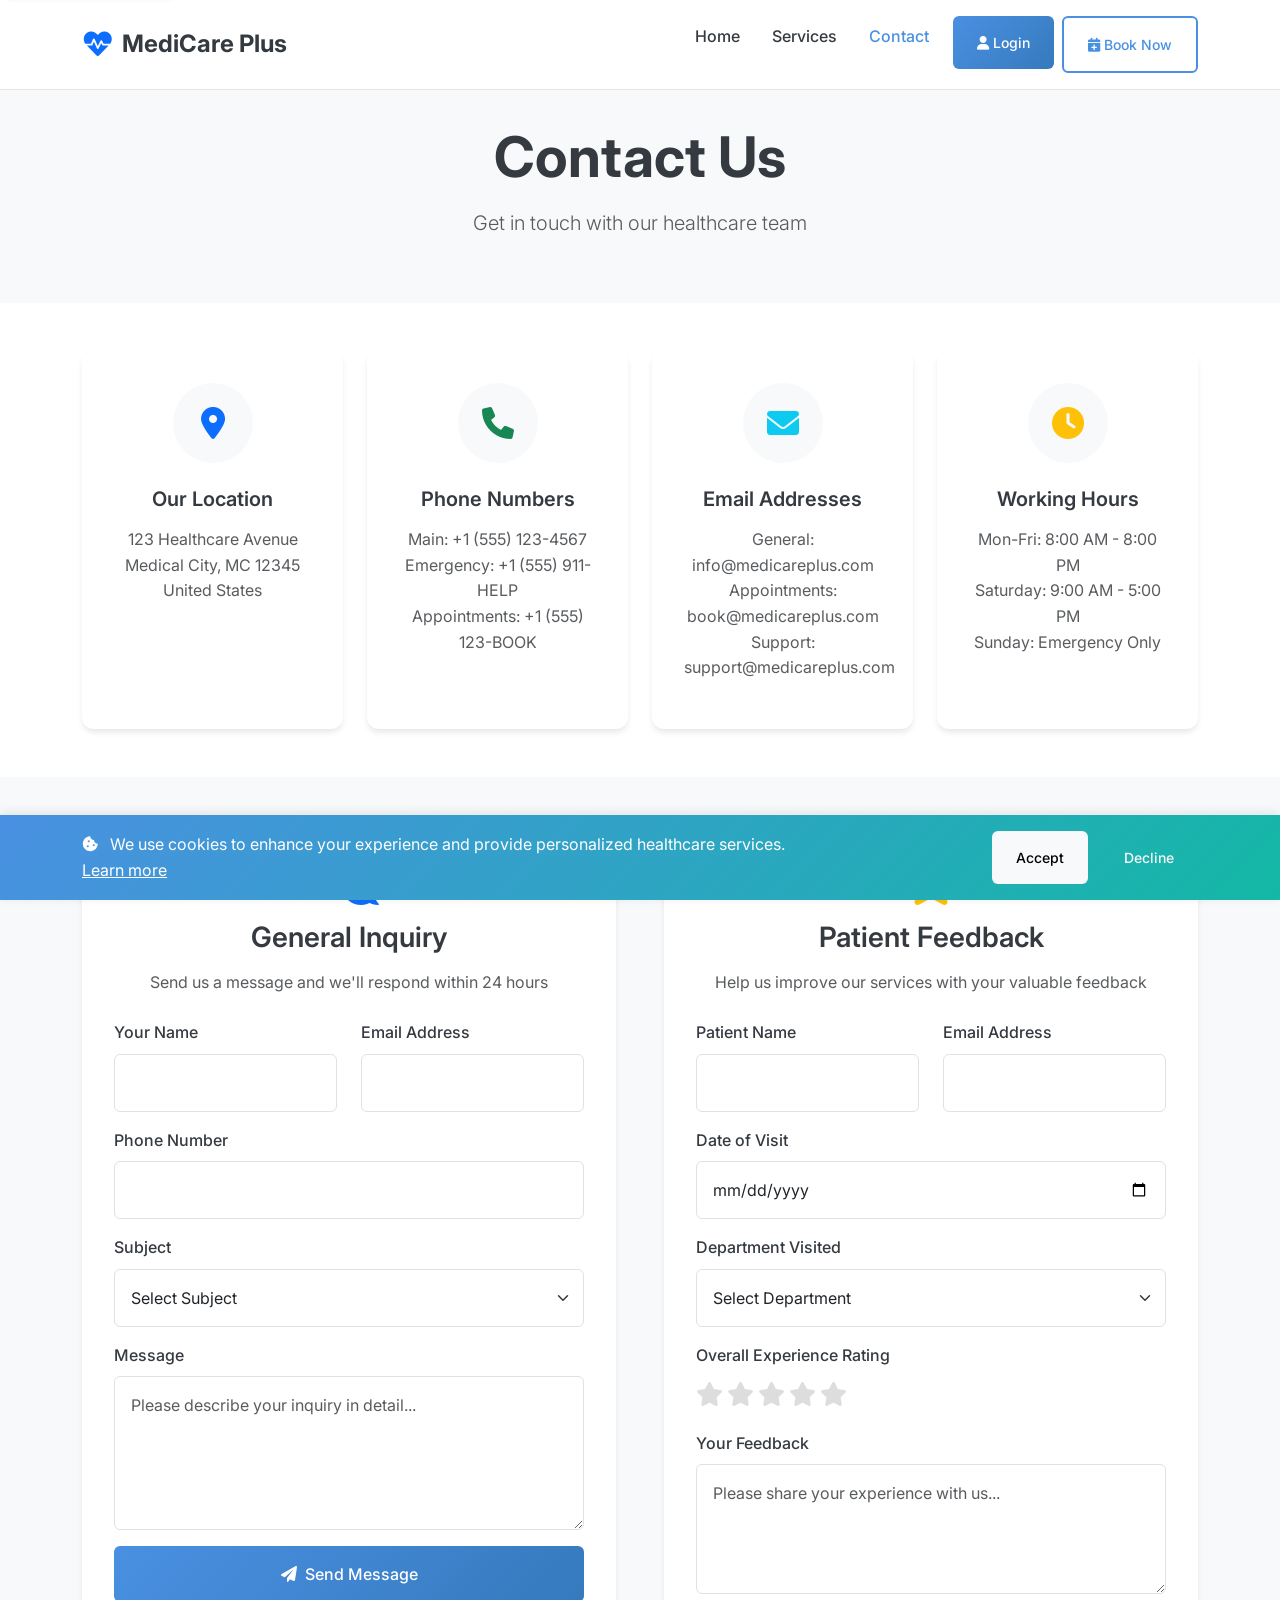
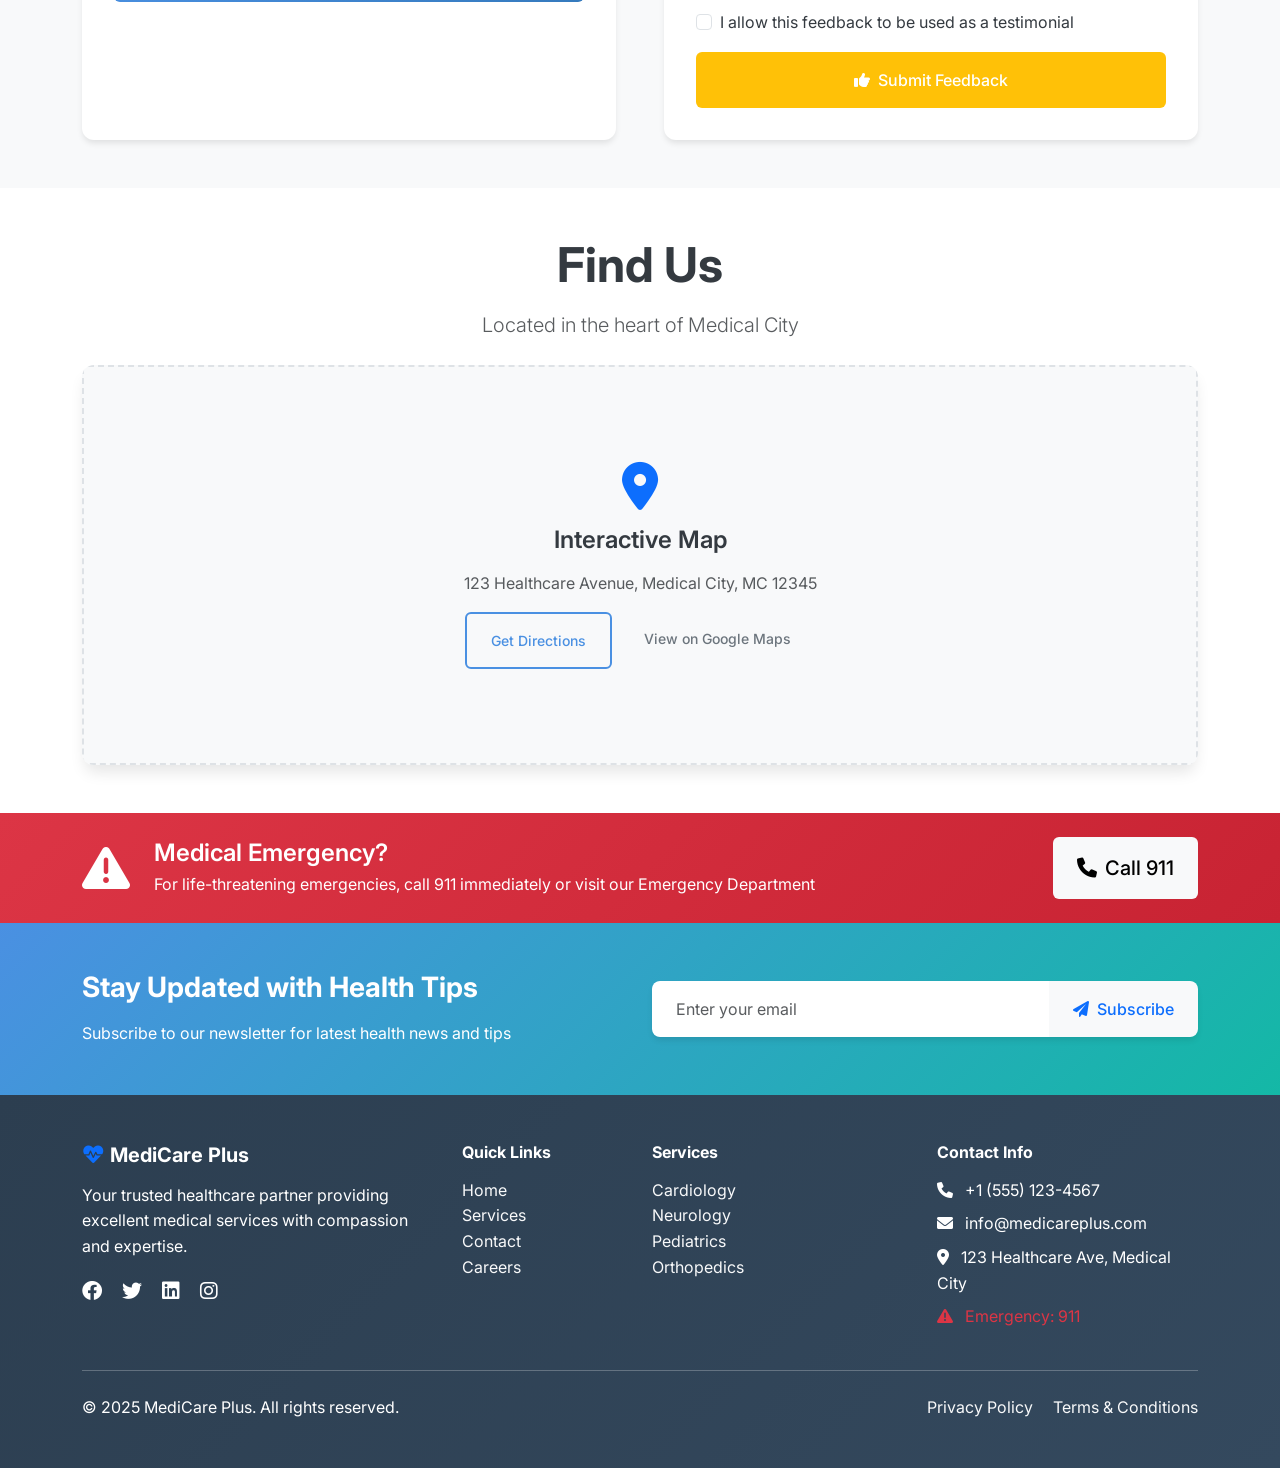
<file: contact.html>
<!DOCTYPE html>
<html lang="en">
<head>
    <meta charset="UTF-8">
    <meta name="viewport" content="width=device-width, initial-scale=1.0">
    <title>Contact Us - MediCare Plus</title>
    <link href="https://cdn.jsdelivr.net/npm/bootstrap@5.3.0/dist/css/bootstrap.min.css" rel="stylesheet">
    <link href="https://cdnjs.cloudflare.com/ajax/libs/font-awesome/6.0.0/css/all.min.css" rel="stylesheet">
    <link href="https://fonts.googleapis.com/css2?family=Inter:wght@300;400;500;600;700&display=swap" rel="stylesheet">
    <link href="styles.css" rel="stylesheet">
</head>
<body>
    <!-- Navigation -->
    <nav class="navbar navbar-expand-lg navbar-light fixed-top">
        <div class="container">
            <a class="navbar-brand" href="index.html">
                <i class="fas fa-heartbeat text-primary"></i>
                <span class="fw-bold">MediCare Plus</span>
            </a>
            <button class="navbar-toggler" type="button" data-bs-toggle="collapse" data-bs-target="#navbarNav">
                <span class="navbar-toggler-icon"></span>
            </button>
            <div class="collapse navbar-collapse" id="navbarNav">
                <ul class="navbar-nav ms-auto">
                    <li class="nav-item">
                        <a class="nav-link" href="index.html">Home</a>
                    </li>
                    <li class="nav-item">
                        <a class="nav-link" href="services.html">Services</a>
                    </li>
                    <li class="nav-item">
                        <a class="nav-link active" href="contact.html">Contact</a>
                    </li>
                    <li class="nav-item">
                        <button class="btn btn-primary btn-sm ms-2" data-bs-toggle="modal" data-bs-target="#loginModal">
                            <i class="fas fa-user"></i> Login
                        </button>
                    </li>
                    <li class="nav-item">
                        <button class="btn btn-outline-primary btn-sm ms-2" data-bs-toggle="modal" data-bs-target="#appointmentModal">
                            <i class="fas fa-calendar-plus"></i> Book Now
                        </button>
                    </li>
                </ul>
            </div>
        </div>
    </nav>

    <!-- Page Header -->
    <section class="page-header py-5 bg-light">
        <div class="container">
            <div class="row">
                <div class="col-12 text-center">
                    <h1 class="display-4 fw-bold">Contact Us</h1>
                    <p class="lead text-muted">Get in touch with our healthcare team</p>
                </div>
            </div>
        </div>
    </section>

    <!-- Contact Information -->
    <section class="contact-info py-5">
        <div class="container">
            <div class="row g-4">
                <div class="col-lg-3 col-md-6">
                    <div class="contact-card text-center">
                        <div class="contact-icon">
                            <i class="fas fa-map-marker-alt text-primary"></i>
                        </div>
                        <h5>Our Location</h5>
                        <p class="text-muted">123 Healthcare Avenue<br>Medical City, MC 12345<br>United States</p>
                    </div>
                </div>
                <div class="col-lg-3 col-md-6">
                    <div class="contact-card text-center">
                        <div class="contact-icon">
                            <i class="fas fa-phone text-success"></i>
                        </div>
                        <h5>Phone Numbers</h5>
                        <p class="text-muted">Main: +1 (555) 123-4567<br>Emergency: +1 (555) 911-HELP<br>Appointments: +1 (555) 123-BOOK</p>
                    </div>
                </div>
                <div class="col-lg-3 col-md-6">
                    <div class="contact-card text-center">
                        <div class="contact-icon">
                            <i class="fas fa-envelope text-info"></i>
                        </div>
                        <h5>Email Addresses</h5>
                        <p class="text-muted">General: info@medicareplus.com<br>Appointments: book@medicareplus.com<br>Support: support@medicareplus.com</p>
                    </div>
                </div>
                <div class="col-lg-3 col-md-6">
                    <div class="contact-card text-center">
                        <div class="contact-icon">
                            <i class="fas fa-clock text-warning"></i>
                        </div>
                        <h5>Working Hours</h5>
                        <p class="text-muted">Mon-Fri: 8:00 AM - 8:00 PM<br>Saturday: 9:00 AM - 5:00 PM<br>Sunday: Emergency Only</p>
                    </div>
                </div>
            </div>
        </div>
    </section>

    <!-- Contact Forms Section -->
    <section class="contact-forms py-5 bg-light">
        <div class="container">
            <div class="row g-5">
                <!-- General Contact Form -->
                <div class="col-lg-6">
                    <div class="contact-form-container">
                        <div class="form-header text-center mb-4">
                            <i class="fas fa-comments fa-3x text-primary mb-3"></i>
                            <h3>General Inquiry</h3>
                            <p class="text-muted">Send us a message and we'll respond within 24 hours</p>
                        </div>
                        <form id="contactForm" class="contact-form">
                            <div class="row">
                                <div class="col-md-6 mb-3">
                                    <label for="contactName" class="form-label">Your Name</label>
                                    <input type="text" class="form-control" id="contactName" required>
                                </div>
                                <div class="col-md-6 mb-3">
                                    <label for="contactEmail" class="form-label">Email Address</label>
                                    <input type="email" class="form-control" id="contactEmail" required>
                                </div>
                            </div>
                            <div class="mb-3">
                                <label for="contactPhone" class="form-label">Phone Number</label>
                                <input type="tel" class="form-control" id="contactPhone">
                            </div>
                            <div class="mb-3">
                                <label for="contactSubject" class="form-label">Subject</label>
                                <select class="form-select" id="contactSubject" required>
                                    <option value="">Select Subject</option>
                                    <option value="general">General Information</option>
                                    <option value="appointment">Appointment Request</option>
                                    <option value="billing">Billing Inquiry</option>
                                    <option value="insurance">Insurance Questions</option>
                                    <option value="feedback">Feedback/Complaint</option>
                                    <option value="other">Other</option>
                                </select>
                            </div>
                            <div class="mb-3">
                                <label for="contactMessage" class="form-label">Message</label>
                                <textarea class="form-control" id="contactMessage" rows="5" placeholder="Please describe your inquiry in detail..." required></textarea>
                            </div>
                            <button type="submit" class="btn btn-primary w-100">
                                <i class="fas fa-paper-plane me-2"></i>Send Message
                            </button>
                        </form>
                    </div>
                </div>

                <!-- Feedback Form -->
                <div class="col-lg-6">
                    <div class="contact-form-container">
                        <div class="form-header text-center mb-4">
                            <i class="fas fa-star fa-3x text-warning mb-3"></i>
                            <h3>Patient Feedback</h3>
                            <p class="text-muted">Help us improve our services with your valuable feedback</p>
                        </div>
                        <form id="feedbackForm" class="contact-form">
                            <div class="row">
                                <div class="col-md-6 mb-3">
                                    <label for="feedbackName" class="form-label">Patient Name</label>
                                    <input type="text" class="form-control" id="feedbackName" required>
                                </div>
                                <div class="col-md-6 mb-3">
                                    <label for="feedbackEmail" class="form-label">Email Address</label>
                                    <input type="email" class="form-control" id="feedbackEmail" required>
                                </div>
                            </div>
                            <div class="mb-3">
                                <label for="visitDate" class="form-label">Date of Visit</label>
                                <input type="date" class="form-control" id="visitDate" required>
                            </div>
                            <div class="mb-3">
                                <label for="department" class="form-label">Department Visited</label>
                                <select class="form-select" id="department" required>
                                    <option value="">Select Department</option>
                                    <option value="cardiology">Cardiology</option>
                                    <option value="neurology">Neurology</option>
                                    <option value="pediatrics">Pediatrics</option>
                                    <option value="orthopedics">Orthopedics</option>
                                    <option value="ophthalmology">Ophthalmology</option>
                                    <option value="general">General Medicine</option>
                                    <option value="emergency">Emergency</option>
                                </select>
                            </div>
                            <div class="mb-3">
                                <label class="form-label">Overall Experience Rating</label>
                                <div class="rating-stars">
                                    <input type="radio" id="star5" name="rating" value="5">
                                    <label for="star5"><i class="fas fa-star"></i></label>
                                    <input type="radio" id="star4" name="rating" value="4">
                                    <label for="star4"><i class="fas fa-star"></i></label>
                                    <input type="radio" id="star3" name="rating" value="3">
                                    <label for="star3"><i class="fas fa-star"></i></label>
                                    <input type="radio" id="star2" name="rating" value="2">
                                    <label for="star2"><i class="fas fa-star"></i></label>
                                    <input type="radio" id="star1" name="rating" value="1">
                                    <label for="star1"><i class="fas fa-star"></i></label>
                                </div>
                            </div>
                            <div class="mb-3">
                                <label for="feedbackMessage" class="form-label">Your Feedback</label>
                                <textarea class="form-control" id="feedbackMessage" rows="4" placeholder="Please share your experience with us..." required></textarea>
                            </div>
                            <div class="mb-3 form-check">
                                <input type="checkbox" class="form-check-input" id="allowTestimonial">
                                <label class="form-check-label" for="allowTestimonial">
                                    I allow this feedback to be used as a testimonial
                                </label>
                            </div>
                            <button type="submit" class="btn btn-warning text-white w-100">
                                <i class="fas fa-thumbs-up me-2"></i>Submit Feedback
                            </button>
                        </form>
                    </div>
                </div>
            </div>
        </div>
    </section>

    <!-- Map and Location -->
    <section class="map-section py-5">
        <div class="container">
            <div class="row">
                <div class="col-12">
                    <div class="text-center mb-4">
                        <h2 class="display-5 fw-bold">Find Us</h2>
                        <p class="lead text-muted">Located in the heart of Medical City</p>
                    </div>
                    <div class="map-container">
                        <div class="map-placeholder bg-light rounded d-flex align-items-center justify-content-center" style="height: 400px;">
                            <div class="text-center">
                                <i class="fas fa-map-marker-alt fa-3x text-primary mb-3"></i>
                                <h4>Interactive Map</h4>
                                <p class="text-muted">123 Healthcare Avenue, Medical City, MC 12345</p>
                                <div class="d-flex gap-2 justify-content-center">
                                    <a href="#" class="btn btn-outline-primary btn-sm">Get Directions</a>
                                    <a href="#" class="btn btn-outline-secondary btn-sm">View on Google Maps</a>
                                </div>
                            </div>
                        </div>
                    </div>
                </div>
            </div>
        </div>
    </section>

    <!-- Emergency Contact Banner -->
    <section class="emergency-banner py-4 bg-danger text-white">
        <div class="container">
            <div class="row align-items-center">
                <div class="col-md-8">
                    <div class="d-flex align-items-center">
                        <i class="fas fa-exclamation-triangle fa-3x me-4"></i>
                        <div>
                            <h4 class="mb-1">Medical Emergency?</h4>
                            <p class="mb-0">For life-threatening emergencies, call 911 immediately or visit our Emergency Department</p>
                        </div>
                    </div>
                </div>
                <div class="col-md-4 text-md-end">
                    <a href="tel:911" class="btn btn-light btn-lg">
                        <i class="fas fa-phone me-2"></i>Call 911
                    </a>
                </div>
            </div>
        </div>
    </section>

    <!-- Newsletter Section -->
    <section class="newsletter-section py-5 bg-primary text-white">
        <div class="container">
            <div class="row align-items-center">
                <div class="col-lg-6">
                    <h3 class="fw-bold">Stay Updated with Health Tips</h3>
                    <p class="mb-0">Subscribe to our newsletter for latest health news and tips</p>
                </div>
                <div class="col-lg-6">
                    <form id="newsletterForm" class="newsletter-form">
                        <div class="input-group">
                            <input type="email" class="form-control" placeholder="Enter your email" required>
                            <button type="submit" class="btn btn-light text-primary">
                                <i class="fas fa-paper-plane me-2"></i>Subscribe
                            </button>
                        </div>
                    </form>
                </div>
            </div>
        </div>
    </section>

    <!-- Footer -->
    <footer class="footer py-5 bg-dark text-white">
        <div class="container">
            <div class="row g-4">
                <div class="col-lg-4">
                    <div class="footer-brand">
                        <h5 class="fw-bold mb-3">
                            <i class="fas fa-heartbeat text-primary"></i> MediCare Plus
                        </h5>
                        <p>Your trusted healthcare partner providing excellent medical services with compassion and expertise.</p>
                        <div class="social-links">
                            <a href="#" class="text-white me-3"><i class="fab fa-facebook"></i></a>
                            <a href="#" class="text-white me-3"><i class="fab fa-twitter"></i></a>
                            <a href="#" class="text-white me-3"><i class="fab fa-linkedin"></i></a>
                            <a href="#" class="text-white"><i class="fab fa-instagram"></i></a>
                        </div>
                    </div>
                </div>
                <div class="col-lg-2">
                    <h6 class="fw-bold mb-3">Quick Links</h6>
                    <ul class="list-unstyled">
                        <li><a href="index.html" class="text-light">Home</a></li>
                        <li><a href="services.html" class="text-light">Services</a></li>
                        <li><a href="contact.html" class="text-light">Contact</a></li>
                        <li><a href="#" class="text-light">Careers</a></li>
                    </ul>
                </div>
                <div class="col-lg-3">
                    <h6 class="fw-bold mb-3">Services</h6>
                    <ul class="list-unstyled">
                        <li><a href="services.html" class="text-light">Cardiology</a></li>
                        <li><a href="services.html" class="text-light">Neurology</a></li>
                        <li><a href="services.html" class="text-light">Pediatrics</a></li>
                        <li><a href="services.html" class="text-light">Orthopedics</a></li>
                    </ul>
                </div>
                <div class="col-lg-3">
                    <h6 class="fw-bold mb-3">Contact Info</h6>
                    <ul class="list-unstyled">
                        <li class="mb-2"><i class="fas fa-phone me-2"></i> +1 (555) 123-4567</li>
                        <li class="mb-2"><i class="fas fa-envelope me-2"></i> info@medicareplus.com</li>
                        <li class="mb-2"><i class="fas fa-map-marker-alt me-2"></i> 123 Healthcare Ave, Medical City</li>
                        <li class="text-danger"><i class="fas fa-exclamation-triangle me-2"></i> Emergency: 911</li>
                    </ul>
                </div>
            </div>
            <hr class="my-4">
            <div class="row">
                <div class="col-md-6">
                    <p class="mb-0">&copy; 2025 MediCare Plus. All rights reserved.</p>
                </div>
                <div class="col-md-6 text-md-end">
                    <a href="#" class="text-light me-3">Privacy Policy</a>
                    <a href="#" class="text-light">Terms & Conditions</a>
                </div>
            </div>
        </div>
    </footer>

    <!-- Login Modal -->
    <div class="modal fade" id="loginModal" tabindex="-1">
        <div class="modal-dialog modal-dialog-centered">
            <div class="modal-content">
                <div class="modal-header border-0">
                    <h5 class="modal-title">Patient Login</h5>
                    <button type="button" class="btn-close" data-bs-dismiss="modal"></button>
                </div>
                <div class="modal-body">
                    <form id="loginForm">
                        <div class="mb-3">
                            <label for="email" class="form-label">Email</label>
                            <input type="email" class="form-control" id="email" required>
                        </div>
                        <div class="mb-3">
                            <label for="password" class="form-label">Password</label>
                            <input type="password" class="form-control" id="password" required>
                        </div>
                        <div class="mb-3 form-check">
                            <input type="checkbox" class="form-check-input" id="rememberMe">
                            <label class="form-check-label" for="rememberMe">Remember me</label>
                        </div>
                        <button type="submit" class="btn btn-primary w-100">Login</button>
                    </form>
                    <hr>
                    <div class="text-center">
                        <p>Don't have an account? <a href="#" data-bs-toggle="modal" data-bs-target="#registerModal" data-bs-dismiss="modal">Register here</a></p>
                        <a href="#" class="text-muted">Forgot Password?</a>
                    </div>
                </div>
            </div>
        </div>
    </div>

    <!-- Register Modal -->
    <div class="modal fade" id="registerModal" tabindex="-1">
        <div class="modal-dialog modal-dialog-centered">
            <div class="modal-content">
                <div class="modal-header border-0">
                    <h5 class="modal-title">Patient Registration</h5>
                    <button type="button" class="btn-close" data-bs-dismiss="modal"></button>
                </div>
                <div class="modal-body">
                    <form id="registerForm">
                        <div class="row">
                            <div class="col-md-6 mb-3">
                                <label for="firstName" class="form-label">First Name</label>
                                <input type="text" class="form-control" id="firstName" required>
                            </div>
                            <div class="col-md-6 mb-3">
                                <label for="lastName" class="form-label">Last Name</label>
                                <input type="text" class="form-control" id="lastName" required>
                            </div>
                        </div>
                        <div class="mb-3">
                            <label for="regEmail" class="form-label">Email</label>
                            <input type="email" class="form-control" id="regEmail" required>
                        </div>
                        <div class="mb-3">
                            <label for="phone" class="form-label">Phone Number</label>
                            <input type="tel" class="form-control" id="phone" required>
                        </div>
                        <div class="mb-3">
                            <label for="regPassword" class="form-label">Password</label>
                            <input type="password" class="form-control" id="regPassword" required>
                        </div>
                        <div class="mb-3">
                            <label for="confirmPassword" class="form-label">Confirm Password</label>
                            <input type="password" class="form-control" id="confirmPassword" required>
                        </div>
                        <div class="mb-3 form-check">
                            <input type="checkbox" class="form-check-input" id="agreeTerms" required>
                            <label class="form-check-label" for="agreeTerms">
                                I agree to the <a href="#">Terms & Conditions</a>
                            </label>
                        </div>
                        <button type="submit" class="btn btn-primary w-100">Register</button>
                    </form>
                </div>
            </div>
        </div>
    </div>

    <!-- Appointment Modal -->
    <div class="modal fade" id="appointmentModal" tabindex="-1">
        <div class="modal-dialog modal-lg modal-dialog-centered">
            <div class="modal-content">
                <div class="modal-header border-0">
                    <h5 class="modal-title">Book an Appointment</h5>
                    <button type="button" class="btn-close" data-bs-dismiss="modal"></button>
                </div>
                <div class="modal-body">
                    <form id="appointmentForm">
                        <div class="row">
                            <div class="col-md-6 mb-3">
                                <label for="patientName" class="form-label">Patient Name</label>
                                <input type="text" class="form-control" id="patientName" required>
                            </div>
                            <div class="col-md-6 mb-3">
                                <label for="patientPhone" class="form-label">Phone Number</label>
                                <input type="tel" class="form-control" id="patientPhone" required>
                            </div>
                        </div>
                        <div class="mb-3">
                            <label for="patientEmail" class="form-label">Email</label>
                            <input type="email" class="form-control" id="patientEmail" required>
                        </div>
                        <div class="row">
                            <div class="col-md-6 mb-3">
                                <label for="department" class="form-label">Department</label>
                                <select class="form-select" id="department" required>
                                    <option value="">Select Department</option>
                                    <option value="cardiology">Cardiology</option>
                                    <option value="neurology">Neurology</option>
                                    <option value="pediatrics">Pediatrics</option>
                                    <option value="orthopedics">Orthopedics</option>
                                    <option value="ophthalmology">Ophthalmology</option>
                                    <option value="general">General Medicine</option>
                                </select>
                            </div>
                            <div class="col-md-6 mb-3">
                                <label for="doctor" class="form-label">Preferred Doctor</label>
                                <select class="form-select" id="doctor">
                                    <option value="">Any Available Doctor</option>
                                    <option value="dr-johnson">Dr. Sarah Johnson</option>
                                    <option value="dr-chen">Dr. Michael Chen</option>
                                    <option value="dr-rodriguez">Dr. Emily Rodriguez</option>
                                </select>
                            </div>
                        </div>
                        <div class="row">
                            <div class="col-md-6 mb-3">
                                <label for="appointmentDate" class="form-label">Preferred Date</label>
                                <input type="date" class="form-control" id="appointmentDate" required>
                            </div>
                            <div class="col-md-6 mb-3">
                                <label for="appointmentTime" class="form-label">Preferred Time</label>
                                <select class="form-select" id="appointmentTime" required>
                                    <option value="">Select Time</option>
                                    <option value="09:00">09:00 AM</option>
                                    <option value="10:00">10:00 AM</option>
                                    <option value="11:00">11:00 AM</option>
                                    <option value="14:00">02:00 PM</option>
                                    <option value="15:00">03:00 PM</option>
                                    <option value="16:00">04:00 PM</option>
                                </select>
                            </div>
                        </div>
                        <div class="mb-3">
                            <label for="reason" class="form-label">Reason for Visit</label>
                            <textarea class="form-control" id="reason" rows="3" placeholder="Briefly describe your symptoms or reason for visit"></textarea>
                        </div>
                        <button type="submit" class="btn btn-primary w-100">Book Appointment</button>
                    </form>
                </div>
            </div>
        </div>
    </div>

    <script src="https://cdn.jsdelivr.net/npm/bootstrap@5.3.0/dist/js/bootstrap.bundle.min.js"></script>
    <script src="script.js"></script>
</body>
</html>
</file>
<file: styles.css>
/* Healthcare Website Styles */
:root {
    /* Medical Color Palette */
    --primary-blue: #4A90E2;
    --secondary-teal: #14B8A6;
    --accent-orange: #F97316;
    --success-green: #5CB85C;
    --warning-amber: #FFC107;
    --error-red: #DC3545;
    --light-gray: #F8F9FA;
    --medium-gray: #6C757D;
    --dark-gray: #343A40;
    --white: #FFFFFF;
    
    /* Typography */
    --font-family: 'Inter', -apple-system, BlinkMacSystemFont, 'Segoe UI', system-ui, sans-serif;
    --line-height-body: 1.6;
    --line-height-heading: 1.2;
    
    /* Spacing System (8px base) */
    --spacing-xs: 0.25rem;    /* 4px */
    --spacing-sm: 0.5rem;     /* 8px */
    --spacing-md: 1rem;       /* 16px */
    --spacing-lg: 1.5rem;     /* 24px */
    --spacing-xl: 2rem;       /* 32px */
    --spacing-xxl: 3rem;      /* 48px */
    
    /* Shadows */
    --shadow-sm: 0 1px 2px rgba(0, 0, 0, 0.05);
    --shadow-md: 0 4px 6px -1px rgba(0, 0, 0, 0.1);
    --shadow-lg: 0 10px 15px -3px rgba(0, 0, 0, 0.1);
    --shadow-xl: 0 20px 25px -5px rgba(0, 0, 0, 0.1);
    
    /* Border Radius */
    --border-radius-sm: 0.375rem;
    --border-radius-md: 0.5rem;
    --border-radius-lg: 0.75rem;
    --border-radius-xl: 1rem;
}

/* Base Styles */
* {
    box-sizing: border-box;
}

body {
    font-family: var(--font-family);
    line-height: var(--line-height-body);
    color: var(--dark-gray);
    font-size: 16px;
    padding-top: 76px;
}

h1, h2, h3, h4, h5, h6 {
    line-height: var(--line-height-heading);
    font-weight: 600;
    margin-bottom: var(--spacing-md);
}

/* Navigation Styles */
.navbar {
    background: rgba(255, 255, 255, 0.95);
    backdrop-filter: blur(10px);
    border-bottom: 1px solid rgba(0, 0, 0, 0.1);
    transition: all 0.3s ease;
    padding: var(--spacing-md) 0;
}

.navbar-brand {
    font-size: 1.5rem;
    font-weight: 700;
    text-decoration: none;
    color: var(--dark-gray) !important;
    display: flex;
    align-items: center;
    gap: var(--spacing-sm);
}

.navbar-brand i {
    font-size: 1.75rem;
}

.navbar-nav .nav-link {
    font-weight: 500;
    color: var(--dark-gray) !important;
    padding: var(--spacing-sm) var(--spacing-md) !important;
    transition: color 0.3s ease;
}

.navbar-nav .nav-link:hover,
.navbar-nav .nav-link.active {
    color: var(--primary-blue) !important;
}

/* Hero Section */
.hero-section {
    background: linear-gradient(135deg, #f8f9fa 0%, #e9ecef 100%);
    padding: var(--spacing-xxl) 0;
}

.hero-content {
    animation: fadeInUp 1s ease-out;
}

.hero-image img {
    border-radius: var(--border-radius-xl);
    box-shadow: var(--shadow-xl);
    transition: transform 0.3s ease;
}

.hero-image img:hover {
    transform: translateY(-8px);
}

.hero-stats {
    margin-top: var(--spacing-xl);
}

.stat-item {
    text-align: center;
}

.stat-item h3 {
    font-size: 2rem;
    margin-bottom: var(--spacing-xs);
}

/* Service Cards */
.services-overview {
    padding: var(--spacing-xxl) 0;
}

.service-card {
    background: var(--white);
    padding: var(--spacing-xl);
    border-radius: var(--border-radius-lg);
    box-shadow: var(--shadow-md);
    transition: all 0.3s ease;
    height: 100%;
    text-align: center;
    border: 1px solid rgba(0, 0, 0, 0.05);
}

.service-card:hover {
    transform: translateY(-8px);
    box-shadow: var(--shadow-xl);
}

.service-icon {
    width: 80px;
    height: 80px;
    background: linear-gradient(135deg, var(--primary-blue), var(--secondary-teal));
    border-radius: 50%;
    display: flex;
    align-items: center;
    justify-content: center;
    margin: 0 auto var(--spacing-lg);
}

.service-icon i {
    font-size: 2rem;
    color: var(--white);
}

.service-card h4 {
    color: var(--dark-gray);
    margin-bottom: var(--spacing-md);
}

.service-card p {
    color: var(--medium-gray);
    margin-bottom: var(--spacing-lg);
}

/* Doctor Cards */
.doctor-card {
    background: var(--white);
    border-radius: var(--border-radius-lg);
    overflow: hidden;
    box-shadow: var(--shadow-md);
    transition: all 0.3s ease;
    height: 100%;
}

.doctor-card:hover {
    transform: translateY(-8px);
    box-shadow: var(--shadow-xl);
}

.doctor-image {
    width: 100%;
    height: 300px;
    overflow: hidden;
}

.doctor-image img {
    width: 100%;
    height: 100%;
    object-fit: cover;
    transition: transform 0.3s ease;
}

.doctor-card:hover .doctor-image img {
    transform: scale(1.05);
}

.doctor-info {
    padding: var(--spacing-lg);
}

.doctor-info h5 {
    color: var(--dark-gray);
    margin-bottom: var(--spacing-xs);
}

.rating {
    display: flex;
    align-items: center;
    gap: var(--spacing-xs);
}

/* Testimonial Cards */
.testimonial-card {
    background: var(--white);
    padding: var(--spacing-xl);
    border-radius: var(--border-radius-lg);
    box-shadow: var(--shadow-md);
    height: 100%;
    display: flex;
    flex-direction: column;
}

.testimonial-content {
    flex-grow: 1;
    margin-bottom: var(--spacing-lg);
}

.testimonial-author {
    display: flex;
    align-items: center;
    gap: var(--spacing-md);
}

.author-image {
    width: 50px;
    height: 50px;
    border-radius: 50%;
    object-fit: cover;
}

/* Page Headers */
.page-header {
    padding: var(--spacing-xxl) 0 var(--spacing-xl);
    background: var(--light-gray);
}

.emergency-card {
    background: var(--white);
    padding: var(--spacing-lg);
    border-radius: var(--border-radius-lg);
    box-shadow: var(--shadow-md);
    border-left: 4px solid var(--error-red);
}

/* Service Detail Cards */
.service-detail-card {
    background: var(--white);
    border-radius: var(--border-radius-lg);
    overflow: hidden;
    box-shadow: var(--shadow-md);
    height: 100%;
    display: flex;
    flex-direction: column;
}

.service-header {
    padding: var(--spacing-lg);
    display: flex;
    align-items: center;
    gap: var(--spacing-md);
    border-bottom: 1px solid rgba(0, 0, 0, 0.1);
}

.service-header .service-icon {
    width: 60px;
    height: 60px;
    border-radius: var(--border-radius-md);
    display: flex;
    align-items: center;
    justify-content: center;
    margin: 0;
}

.service-header .service-icon i {
    font-size: 1.5rem;
    color: var(--white);
}

.service-title h4 {
    margin-bottom: var(--spacing-xs);
    color: var(--dark-gray);
}

.service-content {
    padding: var(--spacing-lg);
    flex-grow: 1;
    display: flex;
    flex-direction: column;
}

.service-list {
    list-style: none;
    padding: 0;
    margin-bottom: var(--spacing-lg);
}

.service-list li {
    padding: var(--spacing-xs) 0;
    display: flex;
    align-items: center;
}

.service-footer {
    margin-top: auto;
    display: flex;
    justify-content: between;
    align-items: center;
    gap: var(--spacing-md);
    padding-top: var(--spacing-md);
    border-top: 1px solid rgba(0, 0, 0, 0.1);
}

.doctor-info {
    display: flex;
    align-items: center;
    gap: var(--spacing-sm);
    flex-grow: 1;
    font-size: 0.875rem;
}

.doctor-thumb {
    width: 32px;
    height: 32px;
    border-radius: 50%;
    object-fit: cover;
}

/* Doctor Profile Cards */
.doctor-profile-card {
    background: var(--white);
    border-radius: var(--border-radius-lg);
    overflow: hidden;
    box-shadow: var(--shadow-md);
    transition: all 0.3s ease;
    height: 100%;
}

.doctor-profile-card:hover {
    transform: translateY(-8px);
    box-shadow: var(--shadow-xl);
}

.doctor-profile-card .doctor-image {
    position: relative;
    height: 250px;
    overflow: hidden;
}

.doctor-overlay {
    position: absolute;
    top: 0;
    left: 0;
    right: 0;
    bottom: 0;
    background: rgba(0, 0, 0, 0.7);
    display: flex;
    align-items: center;
    justify-content: center;
    opacity: 0;
    transition: opacity 0.3s ease;
}

.doctor-profile-card:hover .doctor-overlay {
    opacity: 1;
}

.doctor-specialties {
    margin-top: var(--spacing-sm);
}

.doctor-specialties .badge {
    font-size: 0.75rem;
    padding: var(--spacing-xs) var(--spacing-sm);
    margin-bottom: var(--spacing-xs);
}

/* Filter Buttons */
.filter-buttons {
    margin-bottom: var(--spacing-xl);
}

.filter-btn {
    border-radius: var(--border-radius-xl);
    padding: var(--spacing-sm) var(--spacing-lg);
    transition: all 0.3s ease;
}

.filter-btn.active,
.filter-btn:hover {
    background-color: var(--primary-blue);
    border-color: var(--primary-blue);
    color: var(--white);
}

/* Contact Cards */
.contact-card {
    background: var(--white);
    padding: var(--spacing-xl);
    border-radius: var(--border-radius-lg);
    box-shadow: var(--shadow-md);
    height: 100%;
    transition: transform 0.3s ease;
}

.contact-card:hover {
    transform: translateY(-4px);
}

.contact-icon {
    width: 80px;
    height: 80px;
    border-radius: 50%;
    background: var(--light-gray);
    display: flex;
    align-items: center;
    justify-content: center;
    margin: 0 auto var(--spacing-lg);
}

.contact-icon i {
    font-size: 2rem;
}

/* Contact Forms */
.contact-form-container {
    background: var(--white);
    border-radius: var(--border-radius-lg);
    padding: var(--spacing-xl);
    box-shadow: var(--shadow-md);
    height: 100%;
}

.contact-form .form-control,
.contact-form .form-select {
    border-radius: var(--border-radius-sm);
    border: 1px solid #dee2e6;
    padding: var(--spacing-md);
    transition: border-color 0.3s ease, box-shadow 0.3s ease;
}

.contact-form .form-control:focus,
.contact-form .form-select:focus {
    border-color: var(--primary-blue);
    box-shadow: 0 0 0 0.2rem rgba(74, 144, 226, 0.25);
}

/* Rating Stars */
.rating-stars {
    display: flex;
    flex-direction: row-reverse;
    justify-content: flex-end;
    gap: var(--spacing-xs);
    margin-bottom: var(--spacing-md);
}

.rating-stars input[type="radio"] {
    display: none;
}

.rating-stars label {
    cursor: pointer;
    color: #ddd;
    font-size: 1.5rem;
    transition: color 0.2s ease;
}

.rating-stars label:hover,
.rating-stars label:hover ~ label,
.rating-stars input[type="radio"]:checked ~ label {
    color: var(--warning-amber);
}

/* Resource Cards */
.resource-card {
    background: var(--white);
    border-radius: var(--border-radius-lg);
    overflow: hidden;
    box-shadow: var(--shadow-md);
    transition: all 0.3s ease;
    height: 100%;
}

.resource-card:hover {
    transform: translateY(-4px);
    box-shadow: var(--shadow-xl);
}

.resource-image {
    width: 100%;
    height: 200px;
    overflow: hidden;
}

.resource-image img {
    width: 100%;
    height: 100%;
    object-fit: cover;
    transition: transform 0.3s ease;
}

.resource-card:hover .resource-image img {
    transform: scale(1.05);
}

.resource-content {
    padding: var(--spacing-lg);
}

/* Map Container */
.map-container {
    border-radius: var(--border-radius-lg);
    overflow: hidden;
    box-shadow: var(--shadow-lg);
}

.map-placeholder {
    border: 2px dashed #dee2e6;
}

/* Emergency Banner */
.emergency-banner {
    background: linear-gradient(135deg, var(--error-red), #c82333);
}

/* Newsletter Section */
.newsletter-section {
    background: linear-gradient(135deg, var(--primary-blue), var(--secondary-teal));
}

.newsletter-form .input-group {
    border-radius: var(--border-radius-md);
    overflow: hidden;
    box-shadow: var(--shadow-md);
}

.newsletter-form .form-control {
    border: none;
    padding: var(--spacing-md) var(--spacing-lg);
}

.newsletter-form .btn {
    padding: var(--spacing-md) var(--spacing-lg);
    border: none;
}

/* Footer */
.footer {
    background: linear-gradient(135deg, #2c3e50, #34495e);
}

.footer a {
    color: #bdc3c7;
    text-decoration: none;
    transition: color 0.3s ease;
}

.footer a:hover {
    color: var(--white);
}

.social-links a {
    font-size: 1.25rem;
    transition: transform 0.3s ease;
}

.social-links a:hover {
    transform: translateY(-2px);
}

/* Modal Styles */
.modal-content {
    border-radius: var(--border-radius-lg);
    border: none;
    box-shadow: var(--shadow-xl);
}

.modal-header {
    background: var(--light-gray);
    border-radius: var(--border-radius-lg) var(--border-radius-lg) 0 0;
}

.modal-body {
    padding: var(--spacing-xl);
}

/* Button Styles */
.btn {
    border-radius: var(--border-radius-sm);
    padding: var(--spacing-md) var(--spacing-lg);
    font-weight: 500;
    transition: all 0.3s ease;
    border: none;
}

.btn-primary {
    background: linear-gradient(135deg, var(--primary-blue), #357abd);
    color: var(--white);
}

.btn-primary:hover {
    background: linear-gradient(135deg, #357abd, var(--primary-blue));
    transform: translateY(-2px);
    box-shadow: var(--shadow-md);
}

.btn-outline-primary {
    border: 2px solid var(--primary-blue);
    color: var(--primary-blue);
    background: transparent;
}

.btn-outline-primary:hover {
    background: var(--primary-blue);
    color: var(--white);
    transform: translateY(-2px);
}

.btn-success {
    background: var(--success-green);
}

.btn-warning {
    background: var(--warning-amber);
    color: var(--white);
}

.btn-danger {
    background: var(--error-red);
}

/* Form Styles */
.form-control,
.form-select {
    border-radius: var(--border-radius-sm);
    border: 1px solid #dee2e6;
    padding: var(--spacing-md);
    transition: all 0.3s ease;
    font-size: 1rem;
}

.form-control:focus,
.form-select:focus {
    border-color: var(--primary-blue);
    box-shadow: 0 0 0 0.2rem rgba(74, 144, 226, 0.25);
}

.form-label {
    font-weight: 500;
    color: var(--dark-gray);
    margin-bottom: var(--spacing-sm);
}

/* Animations */
@keyframes fadeInUp {
    from {
        opacity: 0;
        transform: translateY(30px);
    }
    to {
        opacity: 1;
        transform: translateY(0);
    }
}

@keyframes slideInLeft {
    from {
        opacity: 0;
        transform: translateX(-30px);
    }
    to {
        opacity: 1;
        transform: translateX(0);
    }
}

/* Responsive Design */
@media (max-width: 768px) {
    body {
        padding-top: 68px;
    }
    
    .hero-section {
        padding: var(--spacing-xl) 0;
    }
    
    .hero-content {
        text-align: center;
        margin-bottom: var(--spacing-xl);
    }
    
    .hero-stats {
        margin-top: var(--spacing-lg);
    }
    
    .service-card,
    .contact-card,
    .doctor-card {
        margin-bottom: var(--spacing-lg);
    }
    
    .filter-buttons {
        text-align: left;
    }
    
    .filter-btn {
        margin-bottom: var(--spacing-sm);
        display: inline-block;
    }
    
    .testimonial-author {
        flex-direction: column;
        text-align: center;
        gap: var(--spacing-sm);
    }
    
    .service-footer {
        flex-direction: column;
        gap: var(--spacing-sm);
        text-align: center;
    }
    
    .doctor-info {
        justify-content: center;
    }
    
    .newsletter-section .row {
        text-align: center;
    }
    
    .newsletter-section .col-lg-6:first-child {
        margin-bottom: var(--spacing-lg);
    }
}

@media (max-width: 576px) {
    .hero-section h1 {
        font-size: 2rem;
    }
    
    .hero-section .lead {
        font-size: 1rem;
    }
    
    .modal-dialog {
        margin: var(--spacing-md);
    }
    
    .contact-form-container,
    .service-detail-card {
        margin-bottom: var(--spacing-lg);
    }
    
    .emergency-banner .col-md-4 {
        text-align: center;
        margin-top: var(--spacing-md);
    }
}

/* Accessibility Improvements */
@media (prefers-reduced-motion: reduce) {
    *,
    *::before,
    *::after {
        animation-duration: 0.01ms !important;
        animation-iteration-count: 1 !important;
        transition-duration: 0.01ms !important;
    }
}

/* Focus Indicators */
.btn:focus,
.form-control:focus,
.form-select:focus,
.navbar-toggler:focus {
    outline: 2px solid var(--primary-blue);
    outline-offset: 2px;
}

/* High Contrast Mode Support */
@media (prefers-contrast: high) {
    :root {
        --primary-blue: #0056b3;
        --success-green: #155724;
        --error-red: #721c24;
        --medium-gray: #495057;
    }
    
    .service-card,
    .doctor-card,
    .testimonial-card,
    .contact-card {
        border: 2px solid var(--dark-gray);
    }
}

/* Print Styles */
@media print {
    .navbar,
    .footer,
    .btn,
    .modal {
        display: none !important;
    }
    
    body {
        padding-top: 0;
        color: black;
        background: white;
    }
    
    .hero-section,
    .services-overview,
    .contact-info {
        break-inside: avoid;
    }
}
</file>
